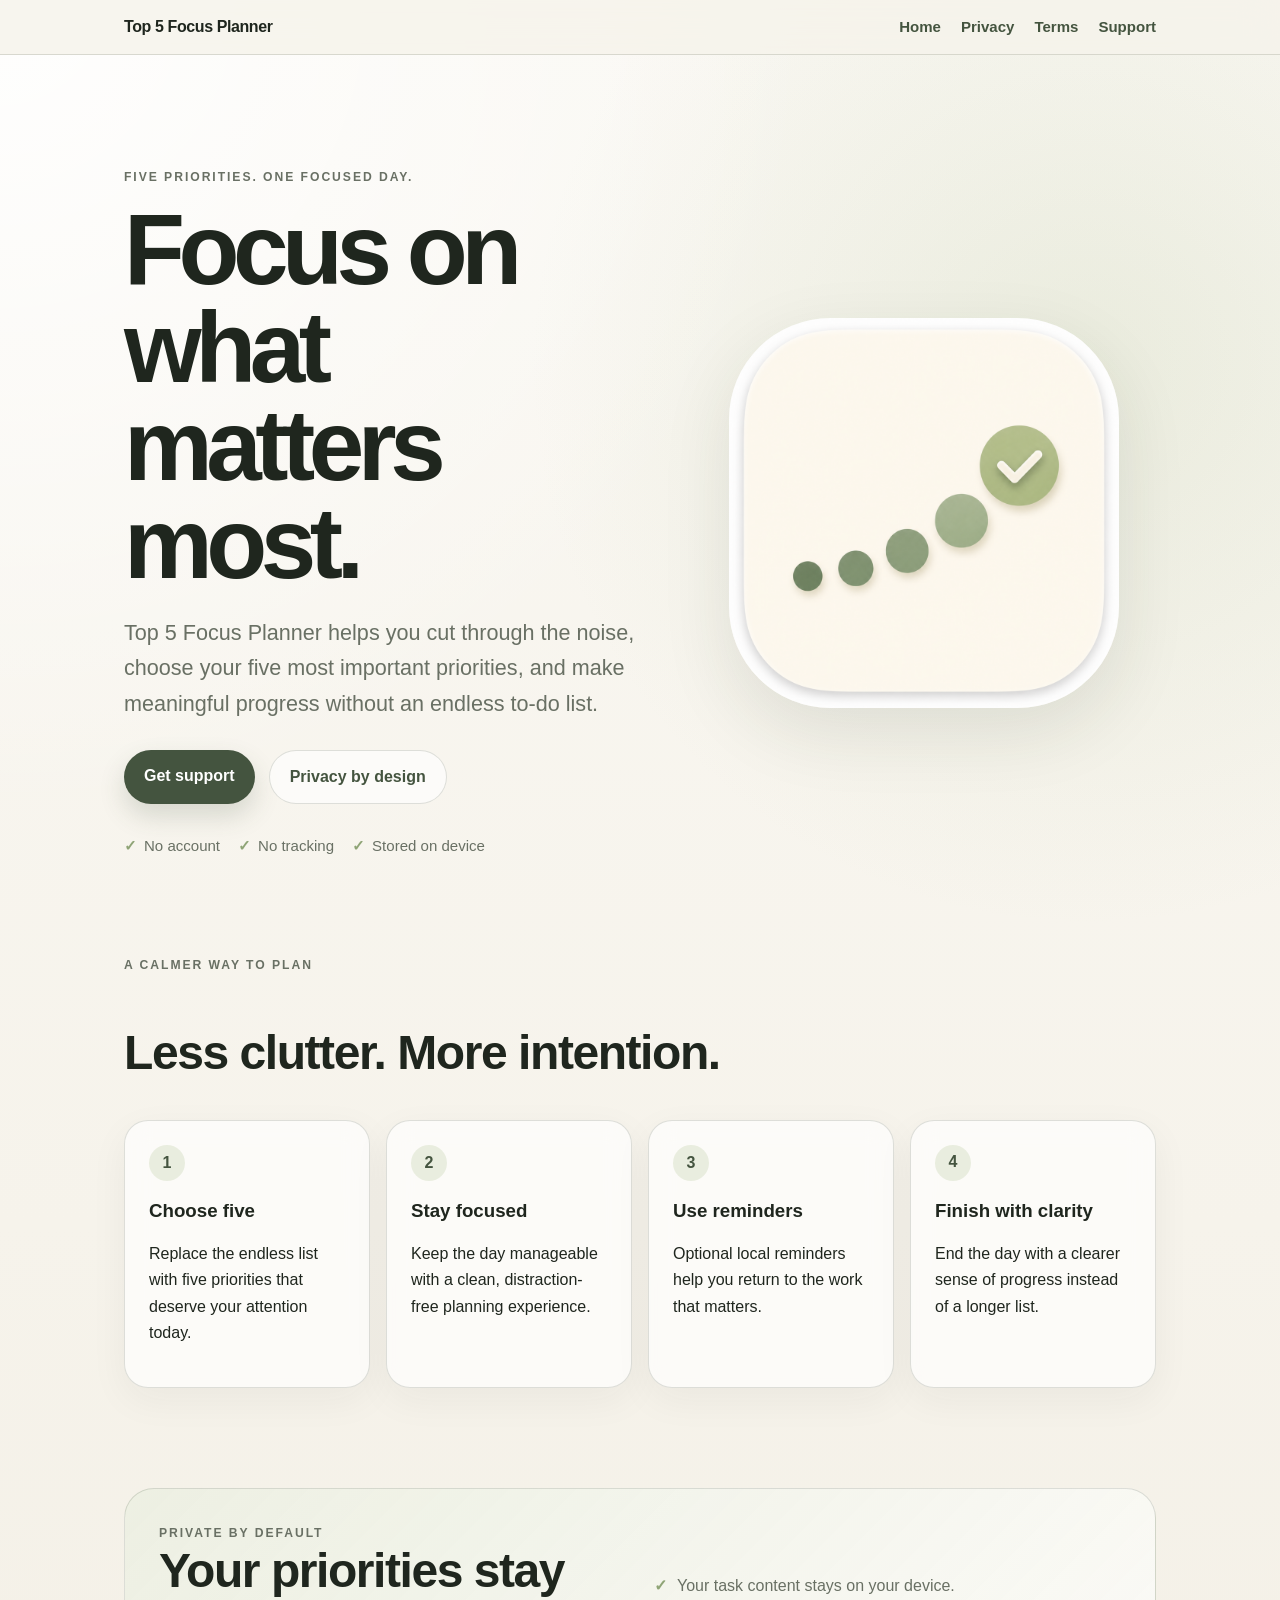
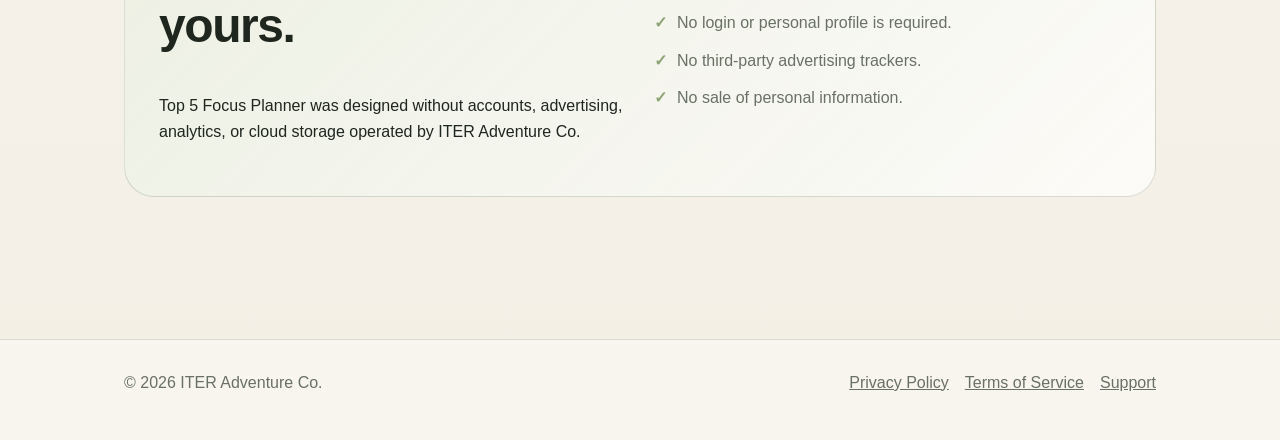
<file: index.html>
<!doctype html>
<html lang="en">
<head>
  <meta charset="utf-8">
  <meta name="viewport" content="width=device-width, initial-scale=1">
  <meta name="description" content="Top 5 Focus Planner helps you focus on the five priorities that matter most.">
  <title>Top 5 Focus Planner</title>

  <link rel="icon" type="image/png" href="app-icon.png">
  <link rel="apple-touch-icon" href="app-icon.png">
  <meta property="og:title" content="Top 5 Focus Planner">
  <meta property="og:description" content="Focus on what matters most. Five priorities. One focused day.">
  <meta property="og:image" content="app-icon.png">
  <meta property="og:type" content="website">
  <meta name="twitter:card" content="summary_large_image">
  <link rel="stylesheet" href="styles.css">
</head>
<body>

<header>
  <div class="nav">
    <a class="brand" href="index.html">Top 5 Focus Planner</a>
    <nav aria-label="Main navigation">
      <a href="index.html">Home</a>
      <a href="privacy.html">Privacy</a>
      <a href="terms.html">Terms</a>
      <a href="support.html">Support</a>
    </nav>
  </div>
</header>

<main>

<section class="hero">
  <div class="hero-copy">
    <div class="eyebrow">Five priorities. One focused day.</div>
    <h1>Focus on what matters most.</h1>
    <p class="lead">Top 5 Focus Planner helps you cut through the noise, choose your five most important priorities, and make meaningful progress without an endless to-do list.</p>
    <div class="cta-row">
      <a class="button" href="support.html">Get support</a>
      <a class="button secondary" href="privacy.html">Privacy by design</a>
    </div>
    <div class="trust-row">
      <span>No account</span>
      <span>No tracking</span>
      <span>Stored on device</span>
    </div>
  </div>
  <div class="icon-wrap">
    <img class="app-icon" src="app-icon.png" alt="Top 5 Focus Planner app icon">
  </div>
</section>

<section class="section-shell">
  <div class="eyebrow">A calmer way to plan</div>
  <h2>Less clutter. More intention.</h2>
  <div class="card-grid">
    <article class="card">
      <div class="number">1</div>
      <h3>Choose five</h3>
      <p>Replace the endless list with five priorities that deserve your attention today.</p>
    </article>
    <article class="card">
      <div class="number">2</div>
      <h3>Stay focused</h3>
      <p>Keep the day manageable with a clean, distraction-free planning experience.</p>
    </article>
    <article class="card">
      <div class="number">3</div>
      <h3>Use reminders</h3>
      <p>Optional local reminders help you return to the work that matters.</p>
    </article>
    <article class="card">
      <div class="number">4</div>
      <h3>Finish with clarity</h3>
      <p>End the day with a clearer sense of progress instead of a longer list.</p>
    </article>
  </div>
</section>

<section class="privacy-banner">
  <div>
    <div class="eyebrow">Private by default</div>
    <h2>Your priorities stay yours.</h2>
    <p>Top 5 Focus Planner was designed without accounts, advertising, analytics, or cloud storage operated by ITER Adventure Co.</p>
  </div>
  <ul class="check-list">
    <li>Your task content stays on your device.</li>
    <li>No login or personal profile is required.</li>
    <li>No third-party advertising trackers.</li>
    <li>No sale of personal information.</li>
  </ul>
</section>

</main>

<footer>
  <div class="footer-inner">
    <div>© 2026 ITER Adventure Co.</div>
    <div class="footer-links">
      <a href="privacy.html">Privacy Policy</a>
      <a href="terms.html">Terms of Service</a>
      <a href="support.html">Support</a>
    </div>
  </div>
</footer>

</body>
</html>
</file>
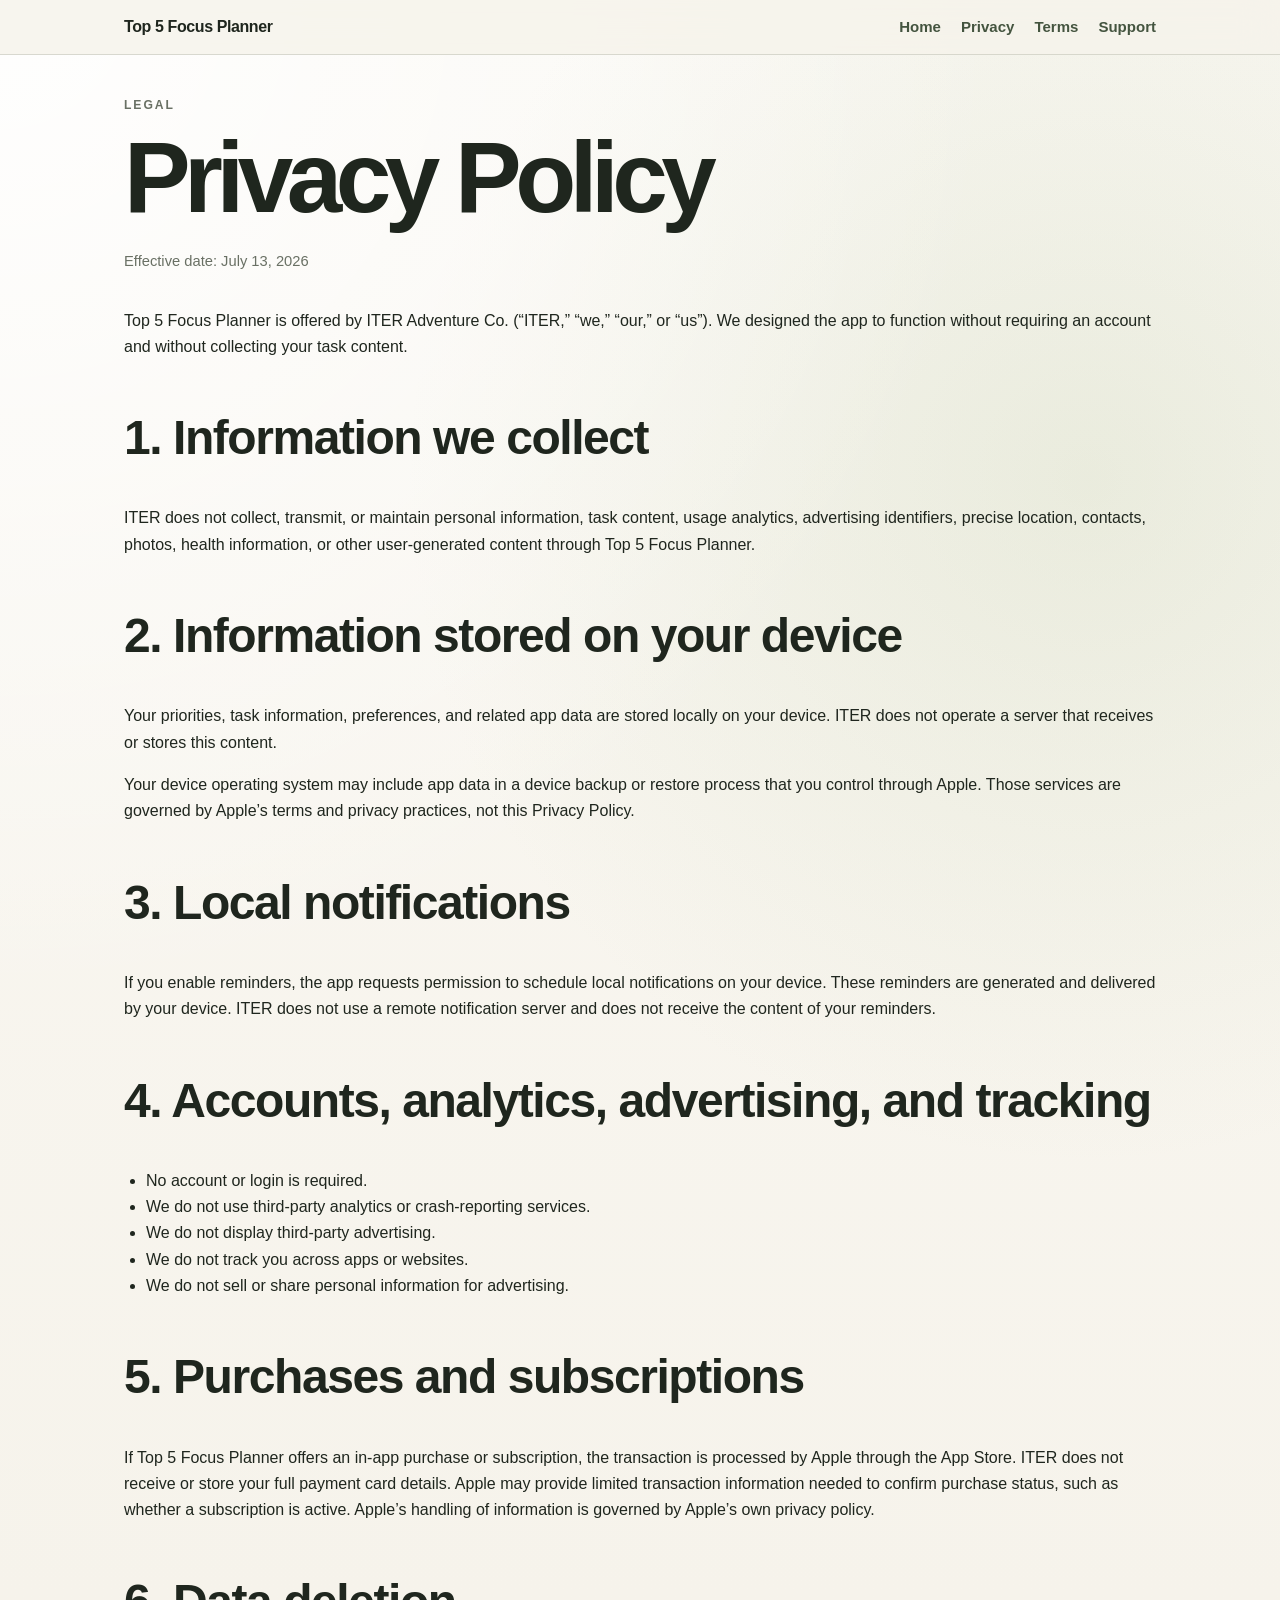
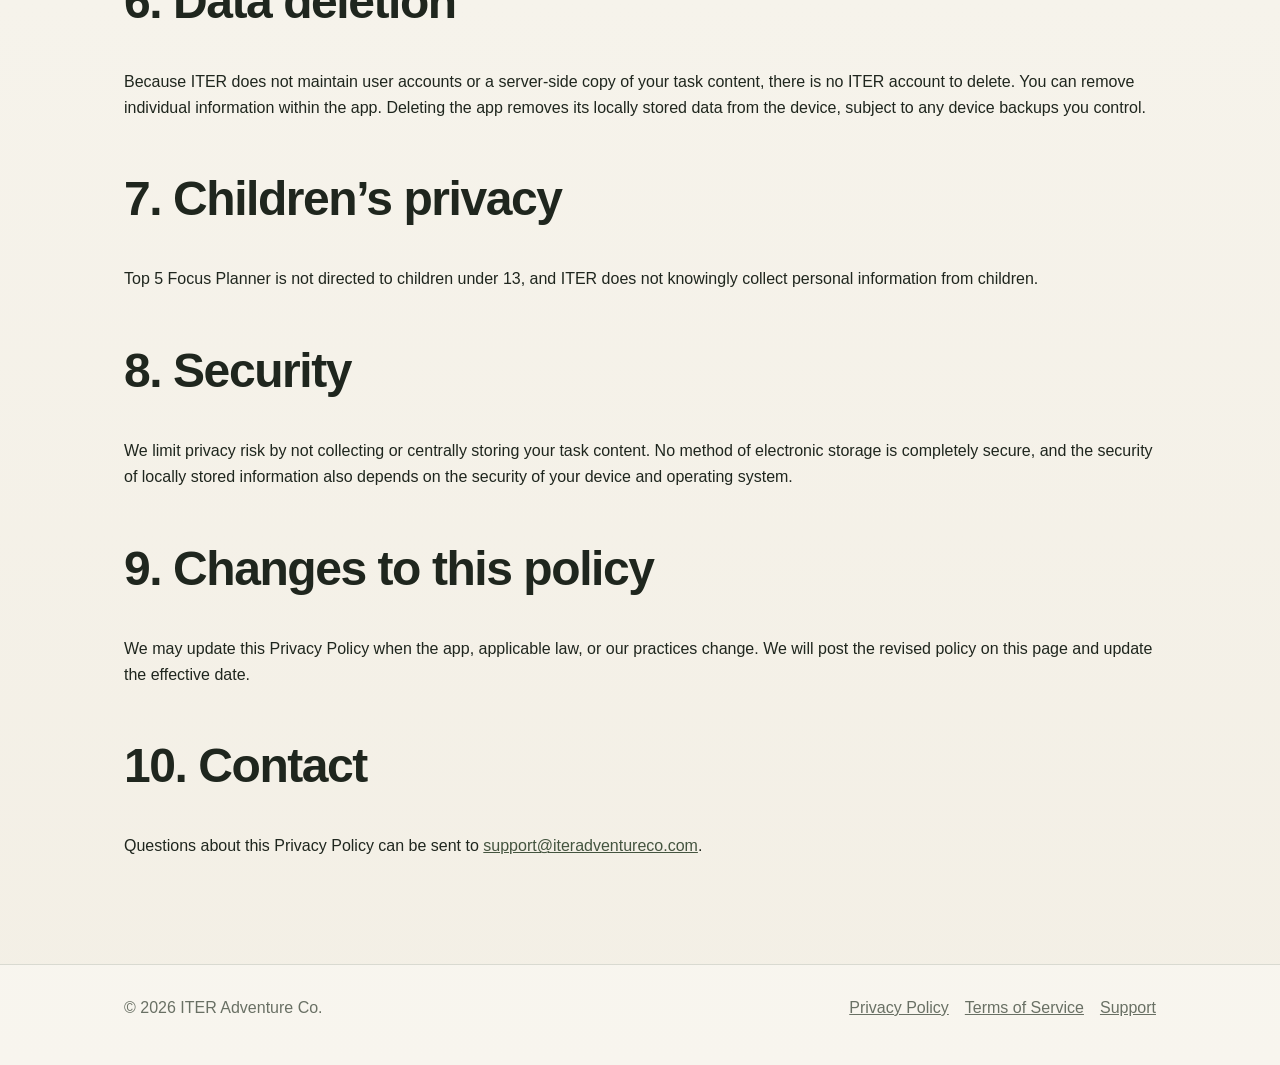
<file: privacy.html>
<!doctype html>
<html lang="en">
<head>
  <meta charset="utf-8">
  <meta name="viewport" content="width=device-width, initial-scale=1">
  <meta name="description" content="Privacy Policy for Top 5 Focus Planner by ITER Adventure Co.">
  <title>Privacy Policy | Top 5 Focus Planner</title>
  <link rel="icon" type="image/png" href="app-icon.png">
  <link rel="apple-touch-icon" href="app-icon.png">
  <link rel="stylesheet" href="styles.css">
</head>
<body>

<header>
  <div class="nav">
    <a class="brand" href="index.html">Top 5 Focus Planner</a>
    <nav aria-label="Main navigation">
      <a href="index.html">Home</a>
      <a href="privacy.html">Privacy</a>
      <a href="terms.html">Terms</a>
      <a href="support.html">Support</a>
    </nav>
  </div>
</header>

<main>

<div class="eyebrow">Legal</div>
<h1>Privacy Policy</h1>
<p class="meta">Effective date: July 13, 2026</p>

<p>Top 5 Focus Planner is offered by ITER Adventure Co. (“ITER,” “we,” “our,” or “us”). We designed the app to function without requiring an account and without collecting your task content.</p>

<h2>1. Information we collect</h2>
<p>ITER does not collect, transmit, or maintain personal information, task content, usage analytics, advertising identifiers, precise location, contacts, photos, health information, or other user-generated content through Top 5 Focus Planner.</p>

<h2>2. Information stored on your device</h2>
<p>Your priorities, task information, preferences, and related app data are stored locally on your device. ITER does not operate a server that receives or stores this content.</p>
<p>Your device operating system may include app data in a device backup or restore process that you control through Apple. Those services are governed by Apple’s terms and privacy practices, not this Privacy Policy.</p>

<h2>3. Local notifications</h2>
<p>If you enable reminders, the app requests permission to schedule local notifications on your device. These reminders are generated and delivered by your device. ITER does not use a remote notification server and does not receive the content of your reminders.</p>

<h2>4. Accounts, analytics, advertising, and tracking</h2>
<ul>
  <li>No account or login is required.</li>
  <li>We do not use third-party analytics or crash-reporting services.</li>
  <li>We do not display third-party advertising.</li>
  <li>We do not track you across apps or websites.</li>
  <li>We do not sell or share personal information for advertising.</li>
</ul>

<h2>5. Purchases and subscriptions</h2>
<p>If Top 5 Focus Planner offers an in-app purchase or subscription, the transaction is processed by Apple through the App Store. ITER does not receive or store your full payment card details. Apple may provide limited transaction information needed to confirm purchase status, such as whether a subscription is active. Apple’s handling of information is governed by Apple’s own privacy policy.</p>

<h2>6. Data deletion</h2>
<p>Because ITER does not maintain user accounts or a server-side copy of your task content, there is no ITER account to delete. You can remove individual information within the app. Deleting the app removes its locally stored data from the device, subject to any device backups you control.</p>

<h2>7. Children’s privacy</h2>
<p>Top 5 Focus Planner is not directed to children under 13, and ITER does not knowingly collect personal information from children.</p>

<h2>8. Security</h2>
<p>We limit privacy risk by not collecting or centrally storing your task content. No method of electronic storage is completely secure, and the security of locally stored information also depends on the security of your device and operating system.</p>

<h2>9. Changes to this policy</h2>
<p>We may update this Privacy Policy when the app, applicable law, or our practices change. We will post the revised policy on this page and update the effective date.</p>

<h2>10. Contact</h2>
<p>Questions about this Privacy Policy can be sent to <a href="mailto:support@iteradventureco.com">support@iteradventureco.com</a>.</p>

</main>

<footer>
  <div class="footer-inner">
    <div>© 2026 ITER Adventure Co.</div>
    <div class="footer-links">
      <a href="privacy.html">Privacy Policy</a>
      <a href="terms.html">Terms of Service</a>
      <a href="support.html">Support</a>
    </div>
  </div>
</footer>

</body>
</html>
</file>
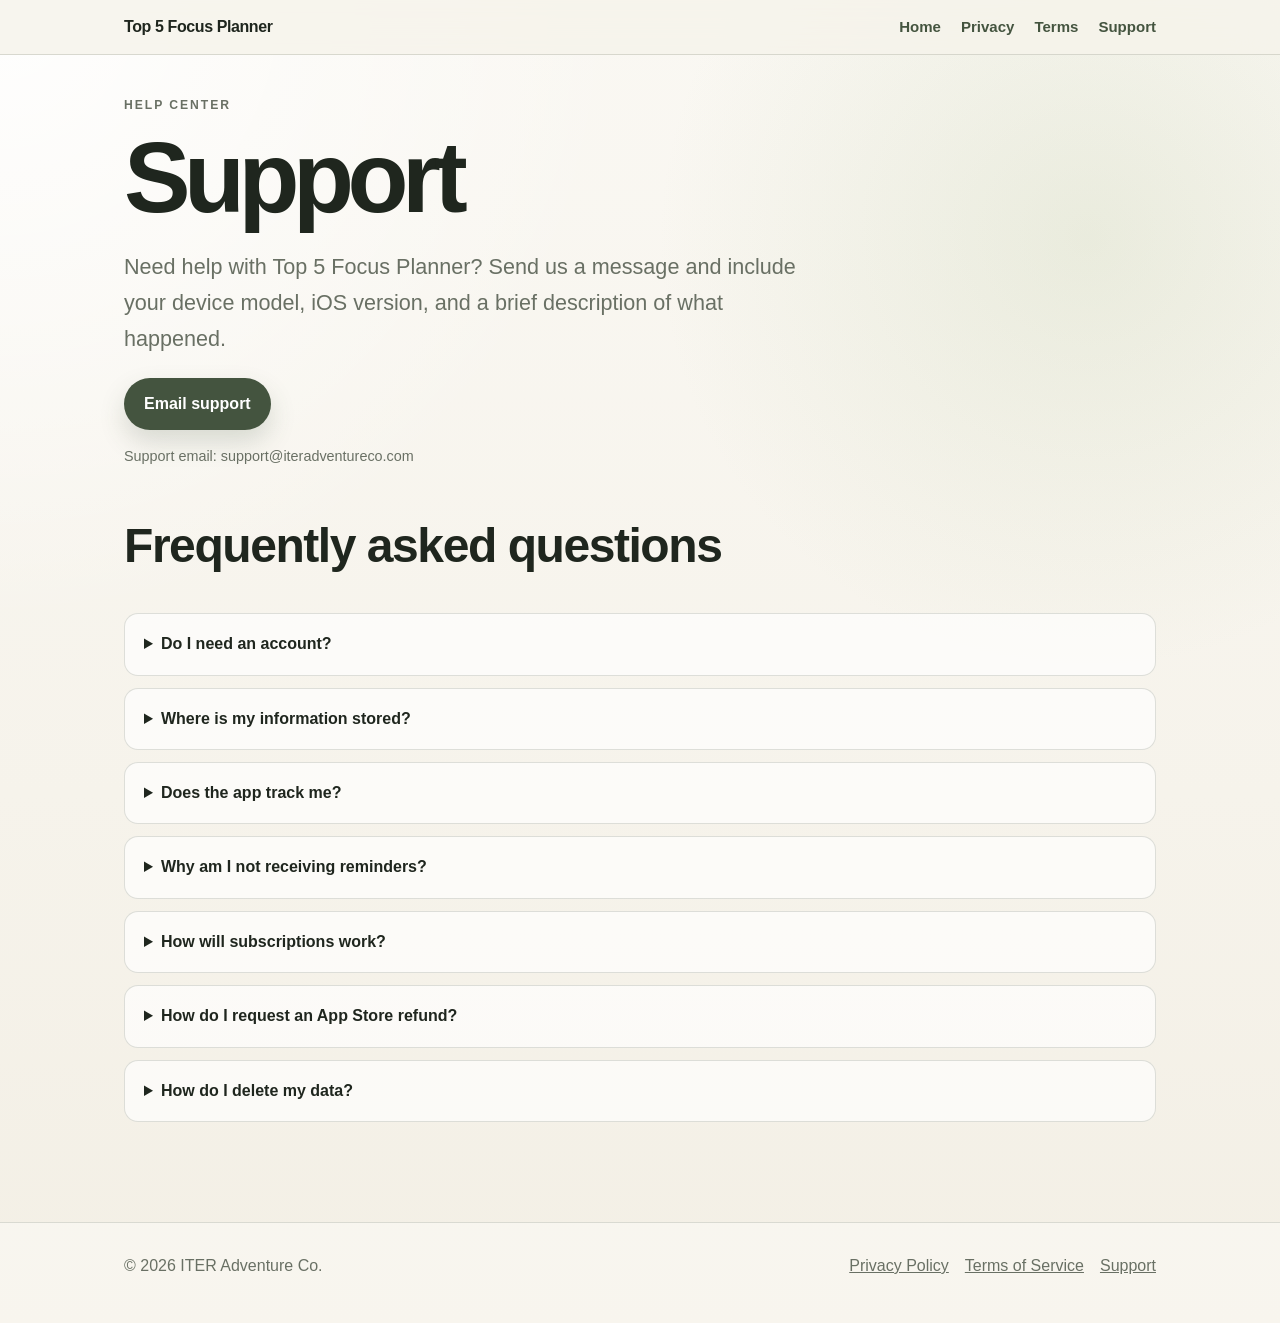
<file: support.html>
<!doctype html>
<html lang="en">
<head>
  <meta charset="utf-8">
  <meta name="viewport" content="width=device-width, initial-scale=1">
  <meta name="description" content="Support and frequently asked questions for Top 5 Focus Planner.">
  <title>Support | Top 5 Focus Planner</title>
  <link rel="icon" type="image/png" href="app-icon.png">
  <link rel="apple-touch-icon" href="app-icon.png">
  <link rel="stylesheet" href="styles.css">
</head>
<body>

<header>
  <div class="nav">
    <a class="brand" href="index.html">Top 5 Focus Planner</a>
    <nav aria-label="Main navigation">
      <a href="index.html">Home</a>
      <a href="privacy.html">Privacy</a>
      <a href="terms.html">Terms</a>
      <a href="support.html">Support</a>
    </nav>
  </div>
</header>

<main>

<div class="eyebrow">Help center</div>
<h1>Support</h1>
<p class="lead">Need help with Top 5 Focus Planner? Send us a message and include your device model, iOS version, and a brief description of what happened.</p>
<a class="button" href="mailto:support@iteradventureco.com?subject=Top%205%20Focus%20Planner%20Support">Email support</a>
<p class="small">Support email: support@iteradventureco.com</p>

<section class="faq">
  <h2>Frequently asked questions</h2>
  <details>
    <summary>Do I need an account?</summary>
    <p>No. Top 5 Focus Planner does not require an account or login.</p>
  </details>
  <details>
    <summary>Where is my information stored?</summary>
    <p>Your task information is stored locally on your device. ITER Adventure Co. does not receive or store your task content on its servers.</p>
  </details>
  <details>
    <summary>Does the app track me?</summary>
    <p>No. The app does not use advertising trackers or third-party analytics.</p>
  </details>
  <details>
    <summary>Why am I not receiving reminders?</summary>
    <p>Open your iPhone Settings, find Top 5 Focus Planner, and confirm that notifications are allowed. Also verify that the reminder is enabled inside the app.</p>
  </details>
  <details>
    <summary>How will subscriptions work?</summary>
    <p>When subscriptions become available, purchases and free trials will be processed through Apple. You will be able to manage or cancel the subscription in your Apple account settings.</p>
  </details>
  <details>
    <summary>How do I request an App Store refund?</summary>
    <p>App Store payments and refunds are handled by Apple. Use Apple’s official purchase-support process for refund requests.</p>
  </details>
  <details>
    <summary>How do I delete my data?</summary>
    <p>Delete individual entries in the app. You may also delete the app to remove its locally stored data from the device, subject to any backups you control.</p>
  </details>
</section>

</main>

<footer>
  <div class="footer-inner">
    <div>© 2026 ITER Adventure Co.</div>
    <div class="footer-links">
      <a href="privacy.html">Privacy Policy</a>
      <a href="terms.html">Terms of Service</a>
      <a href="support.html">Support</a>
    </div>
  </div>
</footer>

</body>
</html>
</file>
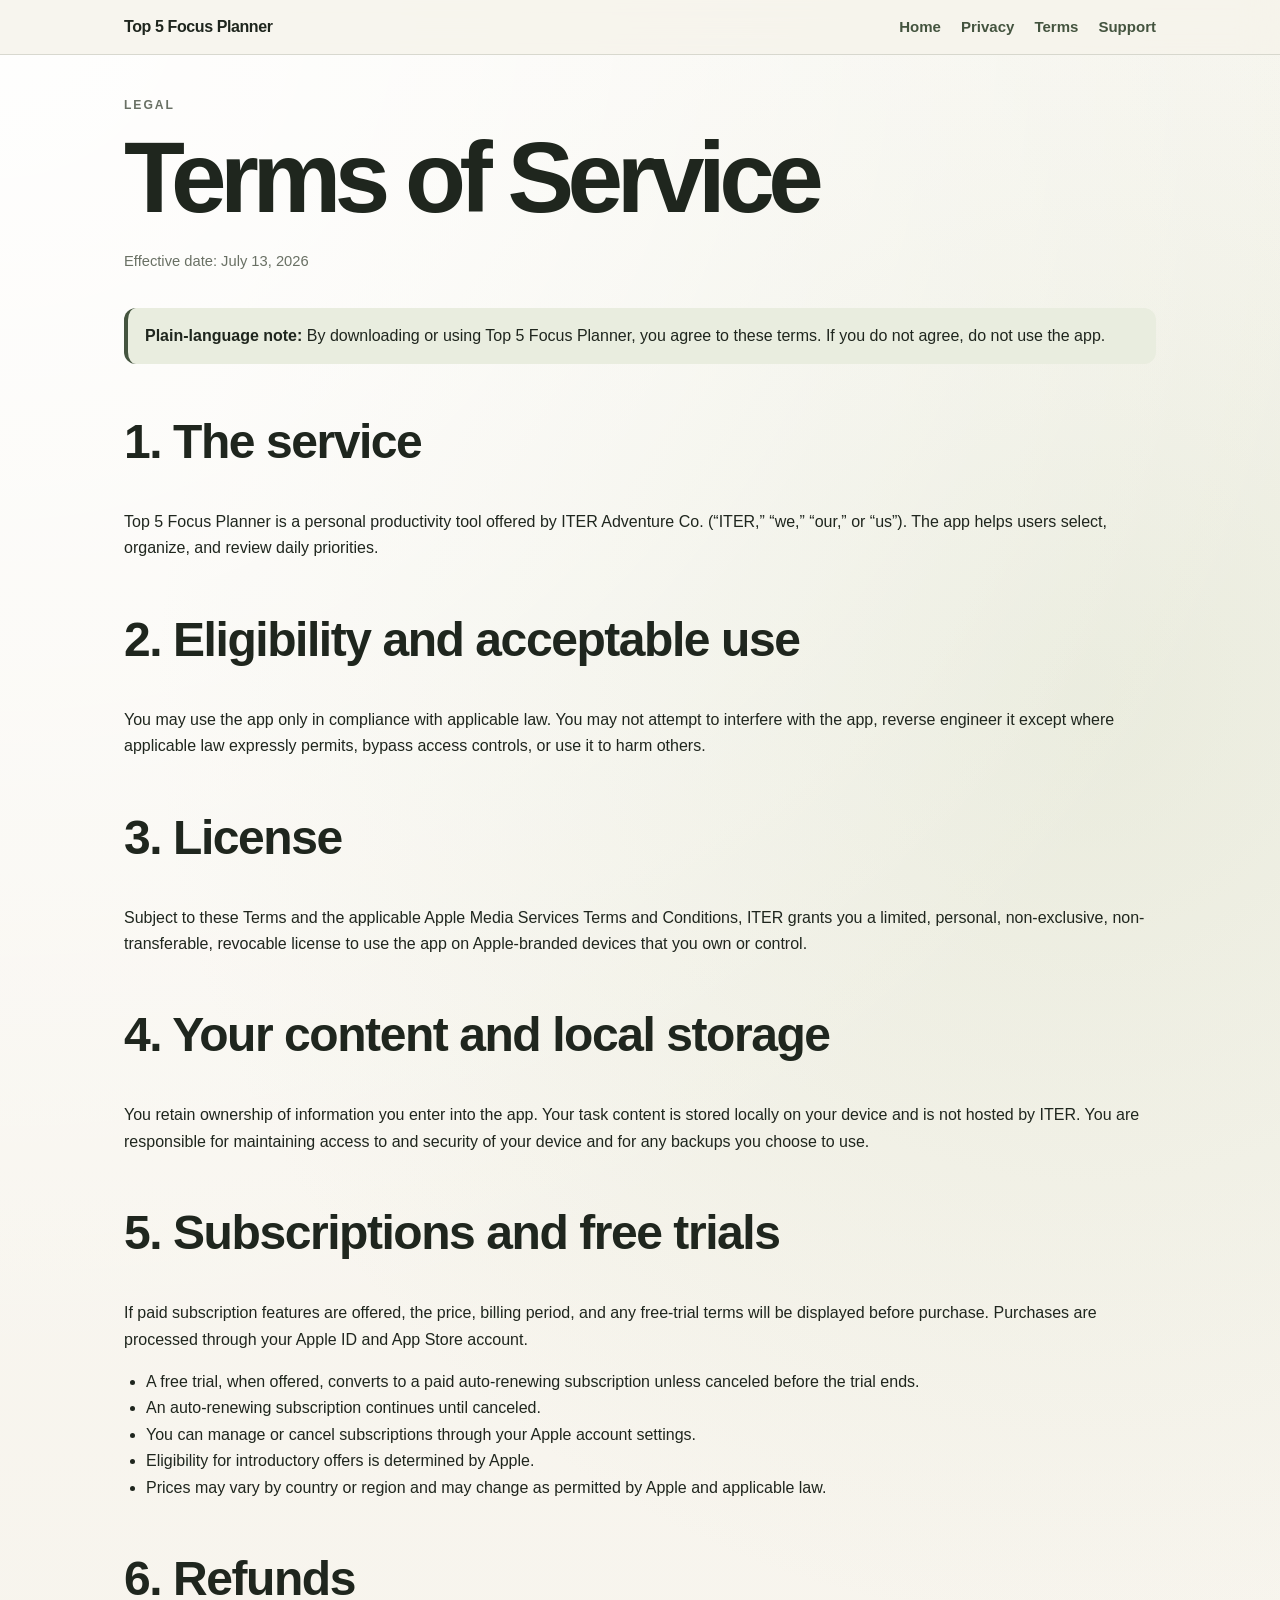
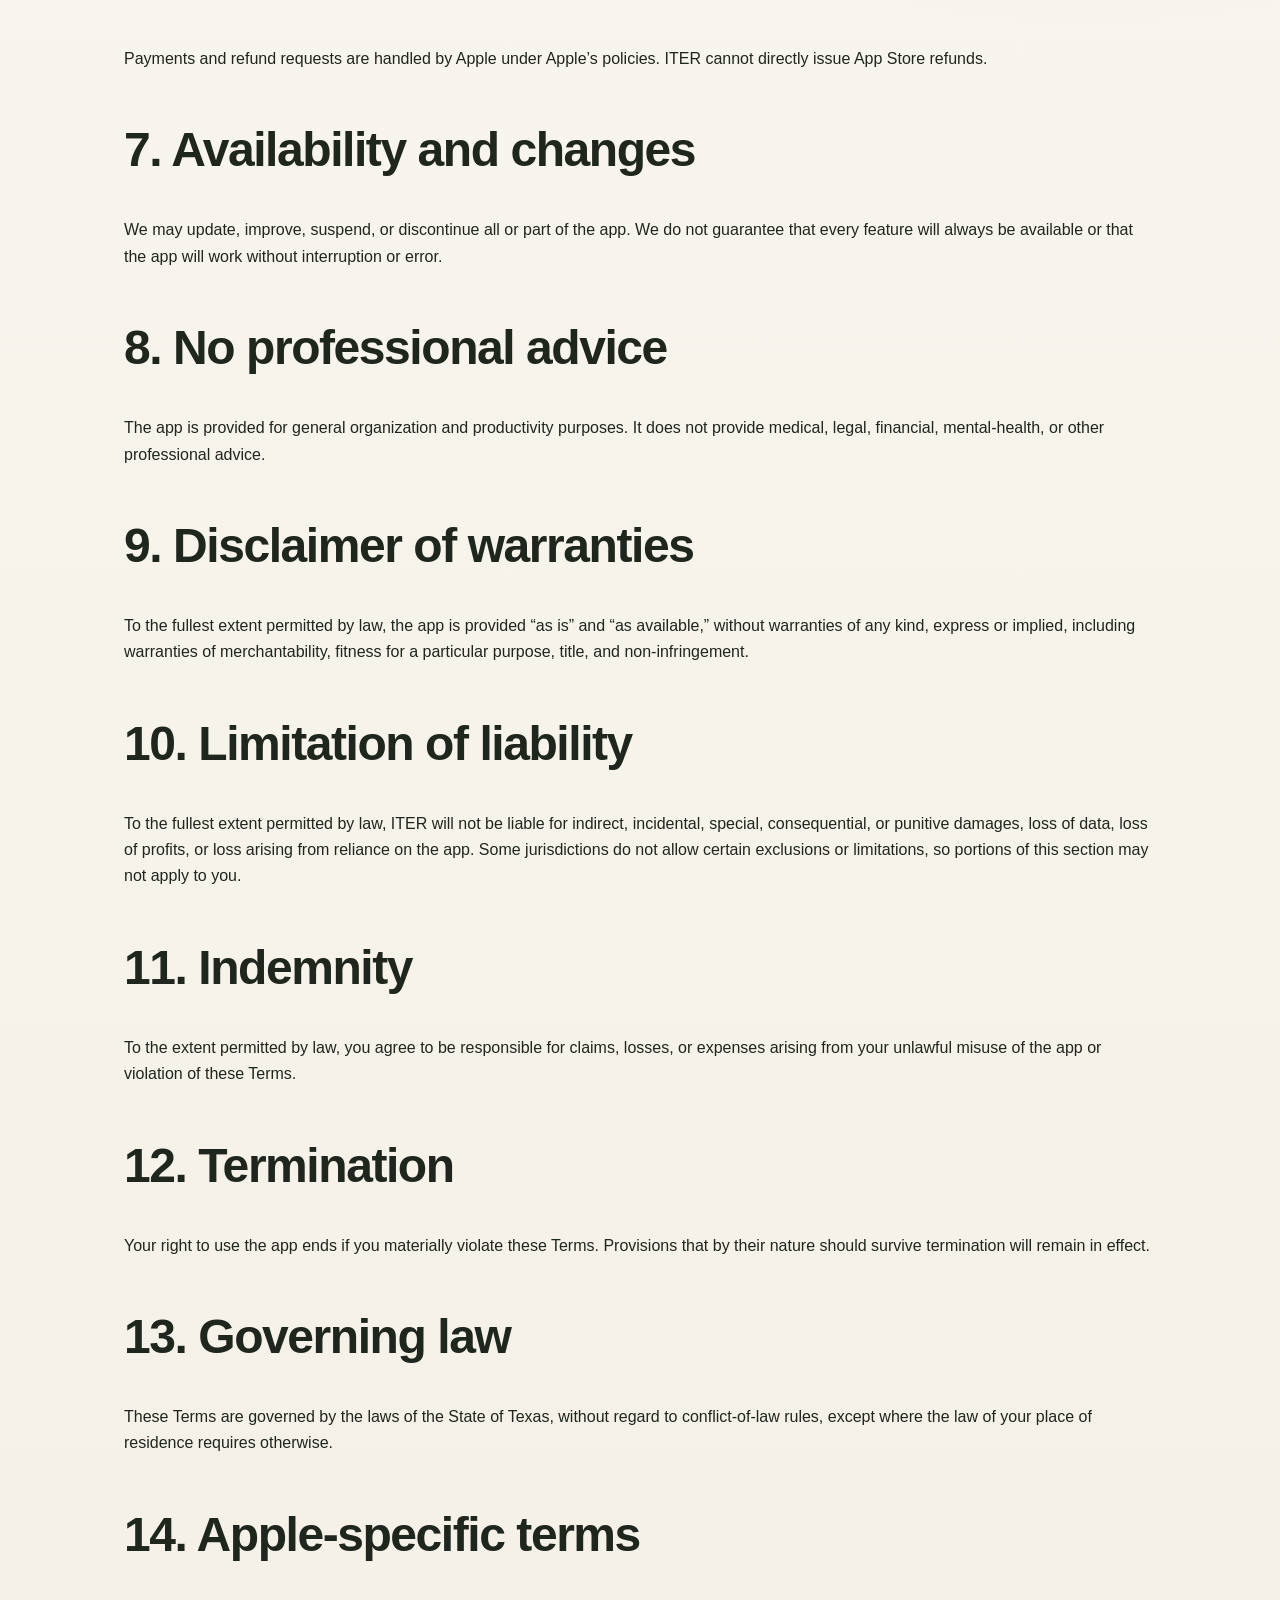
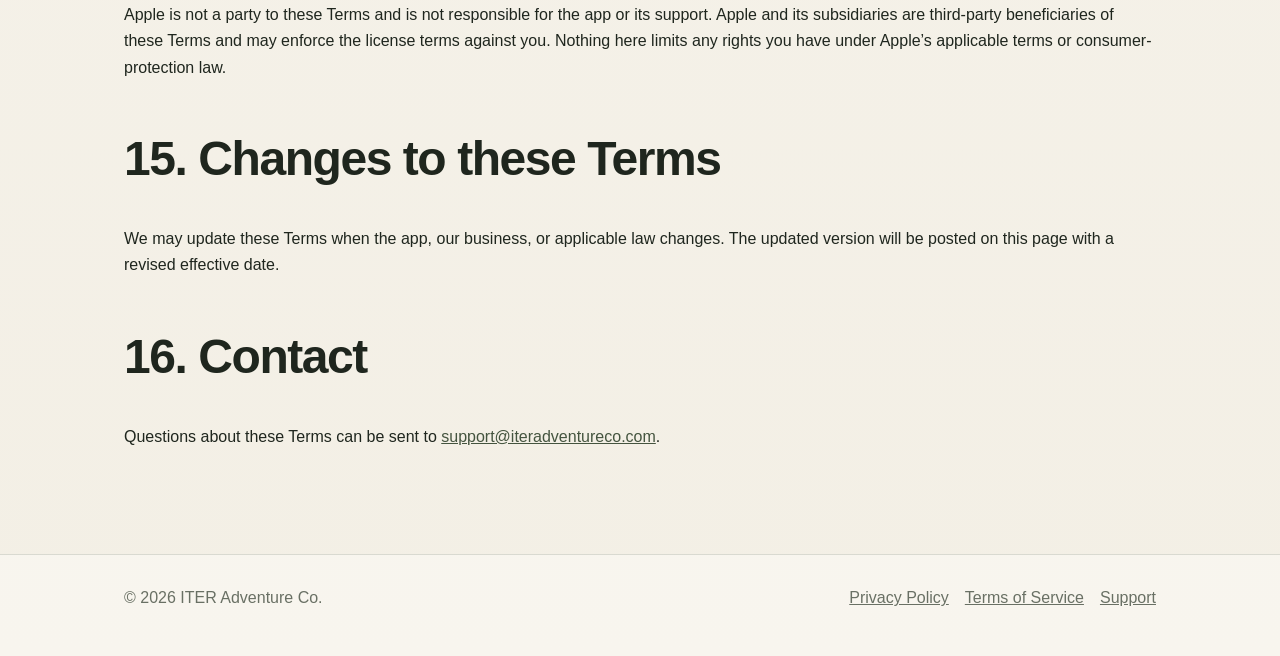
<file: terms.html>
<!doctype html>
<html lang="en">
<head>
  <meta charset="utf-8">
  <meta name="viewport" content="width=device-width, initial-scale=1">
  <meta name="description" content="Terms of Service for Top 5 Focus Planner by ITER Adventure Co.">
  <title>Terms of Service | Top 5 Focus Planner</title>
  <link rel="icon" type="image/png" href="app-icon.png">
  <link rel="apple-touch-icon" href="app-icon.png">
  <link rel="stylesheet" href="styles.css">
</head>
<body>

<header>
  <div class="nav">
    <a class="brand" href="index.html">Top 5 Focus Planner</a>
    <nav aria-label="Main navigation">
      <a href="index.html">Home</a>
      <a href="privacy.html">Privacy</a>
      <a href="terms.html">Terms</a>
      <a href="support.html">Support</a>
    </nav>
  </div>
</header>

<main>

<div class="eyebrow">Legal</div>
<h1>Terms of Service</h1>
<p class="meta">Effective date: July 13, 2026</p>

<div class="notice"><strong>Plain-language note:</strong> By downloading or using Top 5 Focus Planner, you agree to these terms. If you do not agree, do not use the app.</div>

<h2>1. The service</h2>
<p>Top 5 Focus Planner is a personal productivity tool offered by ITER Adventure Co. (“ITER,” “we,” “our,” or “us”). The app helps users select, organize, and review daily priorities.</p>

<h2>2. Eligibility and acceptable use</h2>
<p>You may use the app only in compliance with applicable law. You may not attempt to interfere with the app, reverse engineer it except where applicable law expressly permits, bypass access controls, or use it to harm others.</p>

<h2>3. License</h2>
<p>Subject to these Terms and the applicable Apple Media Services Terms and Conditions, ITER grants you a limited, personal, non-exclusive, non-transferable, revocable license to use the app on Apple-branded devices that you own or control.</p>

<h2>4. Your content and local storage</h2>
<p>You retain ownership of information you enter into the app. Your task content is stored locally on your device and is not hosted by ITER. You are responsible for maintaining access to and security of your device and for any backups you choose to use.</p>

<h2>5. Subscriptions and free trials</h2>
<p>If paid subscription features are offered, the price, billing period, and any free-trial terms will be displayed before purchase. Purchases are processed through your Apple ID and App Store account.</p>
<ul>
  <li>A free trial, when offered, converts to a paid auto-renewing subscription unless canceled before the trial ends.</li>
  <li>An auto-renewing subscription continues until canceled.</li>
  <li>You can manage or cancel subscriptions through your Apple account settings.</li>
  <li>Eligibility for introductory offers is determined by Apple.</li>
  <li>Prices may vary by country or region and may change as permitted by Apple and applicable law.</li>
</ul>

<h2>6. Refunds</h2>
<p>Payments and refund requests are handled by Apple under Apple’s policies. ITER cannot directly issue App Store refunds.</p>

<h2>7. Availability and changes</h2>
<p>We may update, improve, suspend, or discontinue all or part of the app. We do not guarantee that every feature will always be available or that the app will work without interruption or error.</p>

<h2>8. No professional advice</h2>
<p>The app is provided for general organization and productivity purposes. It does not provide medical, legal, financial, mental-health, or other professional advice.</p>

<h2>9. Disclaimer of warranties</h2>
<p>To the fullest extent permitted by law, the app is provided “as is” and “as available,” without warranties of any kind, express or implied, including warranties of merchantability, fitness for a particular purpose, title, and non-infringement.</p>

<h2>10. Limitation of liability</h2>
<p>To the fullest extent permitted by law, ITER will not be liable for indirect, incidental, special, consequential, or punitive damages, loss of data, loss of profits, or loss arising from reliance on the app. Some jurisdictions do not allow certain exclusions or limitations, so portions of this section may not apply to you.</p>

<h2>11. Indemnity</h2>
<p>To the extent permitted by law, you agree to be responsible for claims, losses, or expenses arising from your unlawful misuse of the app or violation of these Terms.</p>

<h2>12. Termination</h2>
<p>Your right to use the app ends if you materially violate these Terms. Provisions that by their nature should survive termination will remain in effect.</p>

<h2>13. Governing law</h2>
<p>These Terms are governed by the laws of the State of Texas, without regard to conflict-of-law rules, except where the law of your place of residence requires otherwise.</p>

<h2>14. Apple-specific terms</h2>
<p>Apple is not a party to these Terms and is not responsible for the app or its support. Apple and its subsidiaries are third-party beneficiaries of these Terms and may enforce the license terms against you. Nothing here limits any rights you have under Apple’s applicable terms or consumer-protection law.</p>

<h2>15. Changes to these Terms</h2>
<p>We may update these Terms when the app, our business, or applicable law changes. The updated version will be posted on this page with a revised effective date.</p>

<h2>16. Contact</h2>
<p>Questions about these Terms can be sent to <a href="mailto:support@iteradventureco.com">support@iteradventureco.com</a>.</p>

</main>

<footer>
  <div class="footer-inner">
    <div>© 2026 ITER Adventure Co.</div>
    <div class="footer-links">
      <a href="privacy.html">Privacy Policy</a>
      <a href="terms.html">Terms of Service</a>
      <a href="support.html">Support</a>
    </div>
  </div>
</footer>

</body>
</html>
</file>
<file: styles.css>
:root {
  --bg: #f6f3eb;
  --surface: rgba(255,255,255,.66);
  --surface-solid: #fffdf8;
  --text: #1f261e;
  --muted: #697064;
  --line: rgba(58,69,53,.16);
  --accent: #44543f;
  --accent-2: #8fa476;
  --soft: #e9eddf;
  --max: 1080px;
  --shadow: 0 24px 70px rgba(37, 45, 34, .10);
}
* { box-sizing: border-box; }
html { scroll-behavior: smooth; }
body {
  margin: 0;
  font-family: -apple-system, BlinkMacSystemFont, "Segoe UI", Roboto, Helvetica, Arial, sans-serif;
  color: var(--text);
  background:
    radial-gradient(circle at top left, rgba(255,255,255,.9), transparent 34%),
    radial-gradient(circle at 85% 18%, rgba(184,199,157,.23), transparent 28%),
    linear-gradient(180deg, #faf8f3 0%, var(--bg) 60%, #f3efe5 100%);
  line-height: 1.65;
}
a { color: var(--accent); }
a:hover { opacity: .78; }
img { max-width: 100%; }
header {
  position: sticky;
  top: 0;
  z-index: 20;
  background: rgba(246,243,235,.82);
  backdrop-filter: blur(18px);
  border-bottom: 1px solid var(--line);
}
.nav {
  max-width: var(--max);
  margin: auto;
  padding: 14px 24px;
  display: flex;
  align-items: center;
  justify-content: space-between;
  gap: 20px;
}
.brand {
  color: var(--text);
  text-decoration: none;
  font-weight: 800;
  letter-spacing: -.025em;
}
nav { display: flex; gap: 20px; flex-wrap: wrap; }
nav a { text-decoration: none; font-size: .94rem; font-weight: 650; }
main {
  max-width: var(--max);
  margin: auto;
  padding: 40px 24px 88px;
}
.hero {
  min-height: 72vh;
  display: grid;
  grid-template-columns: 1.05fr .95fr;
  align-items: center;
  gap: 56px;
  padding: 72px 0 58px;
}
.hero-copy { max-width: 660px; }
.icon-wrap {
  display: flex;
  justify-content: center;
  align-items: center;
}
.app-icon {
  width: min(390px, 78vw);
  border-radius: 26%;
  box-shadow: var(--shadow);
  animation: float 6s ease-in-out infinite;
}
@keyframes float {
  0%, 100% { transform: translateY(0); }
  50% { transform: translateY(-10px); }
}
.eyebrow {
  text-transform: uppercase;
  letter-spacing: .16em;
  font-size: .76rem;
  font-weight: 800;
  color: var(--muted);
}
h1 {
  font-size: clamp(3rem, 7.8vw, 6.3rem);
  line-height: .98;
  letter-spacing: -.065em;
  margin: 14px 0 22px;
}
h2 { margin-top: 50px; line-height: 1.15; letter-spacing: -.03em; font-size: clamp(1.8rem, 4vw, 3rem); }
h3 { margin-top: 28px; line-height: 1.25; }
.lead {
  font-size: clamp(1.12rem, 2.3vw, 1.35rem);
  color: var(--muted);
  max-width: 680px;
}
.cta-row {
  display: flex;
  gap: 14px;
  flex-wrap: wrap;
  margin-top: 28px;
}
.button {
  display: inline-block;
  padding: 13px 20px;
  border-radius: 999px;
  background: var(--accent);
  color: #fff;
  text-decoration: none;
  font-weight: 750;
  box-shadow: 0 12px 26px rgba(68,84,63,.18);
}
.button.secondary {
  background: rgba(255,255,255,.62);
  color: var(--accent);
  border: 1px solid var(--line);
  box-shadow: none;
}
.trust-row {
  display: flex;
  gap: 18px;
  flex-wrap: wrap;
  margin-top: 30px;
  color: var(--muted);
  font-size: .94rem;
}
.trust-row span::before {
  content: "✓";
  color: var(--accent-2);
  font-weight: 900;
  margin-right: 7px;
}
.section-shell {
  padding: 38px 0 12px;
}
.card-grid {
  display: grid;
  grid-template-columns: repeat(4, minmax(0, 1fr));
  gap: 16px;
  margin: 34px 0;
}
.card {
  background: var(--surface);
  border: 1px solid var(--line);
  border-radius: 24px;
  padding: 24px;
  box-shadow: 0 12px 38px rgba(35, 40, 31, .05);
  backdrop-filter: blur(12px);
}
.card h3 { margin-top: 0; }
.card .number {
  width: 36px;
  height: 36px;
  border-radius: 50%;
  display: grid;
  place-items: center;
  background: var(--soft);
  color: var(--accent);
  font-weight: 800;
  margin-bottom: 18px;
}
.privacy-banner {
  margin: 54px 0;
  display: grid;
  grid-template-columns: 1fr 1fr;
  gap: 28px;
  align-items: center;
  background: linear-gradient(135deg, rgba(235,239,225,.86), rgba(255,255,255,.7));
  border: 1px solid var(--line);
  border-radius: 30px;
  padding: 34px;
}
.privacy-banner h2 { margin-top: 0; }
.check-list { list-style: none; padding: 0; margin: 0; }
.check-list li { margin: 11px 0; color: var(--muted); }
.check-list li::before {
  content: "✓";
  font-weight: 900;
  color: var(--accent-2);
  margin-right: 10px;
}
.notice {
  background: var(--soft);
  border-left: 4px solid var(--accent);
  border-radius: 12px;
  padding: 15px 17px;
  margin: 24px 0;
}
.meta {
  color: var(--muted);
  font-size: .92rem;
  margin-bottom: 34px;
}
ul { padding-left: 22px; }
footer {
  border-top: 1px solid var(--line);
  color: var(--muted);
  background: rgba(255,255,255,.35);
}
.footer-inner {
  max-width: var(--max);
  margin: auto;
  padding: 30px 24px 44px;
  display: flex;
  justify-content: space-between;
  gap: 20px;
  flex-wrap: wrap;
}
.footer-links { display: flex; gap: 16px; flex-wrap: wrap; }
.footer-links a { color: var(--muted); }
.faq details {
  background: var(--surface);
  border: 1px solid var(--line);
  border-radius: 14px;
  padding: 17px 19px;
  margin: 12px 0;
}
.faq summary { cursor: pointer; font-weight: 750; }
.small { font-size: .9rem; color: var(--muted); }
@media (max-width: 880px) {
  .hero { grid-template-columns: 1fr; text-align: center; gap: 34px; padding-top: 48px; }
  .hero-copy { margin: auto; }
  .cta-row, .trust-row { justify-content: center; }
  .icon-wrap { order: -1; }
  .app-icon { width: min(280px, 65vw); }
  .card-grid { grid-template-columns: repeat(2, minmax(0, 1fr)); }
  .privacy-banner { grid-template-columns: 1fr; }
}
@media (max-width: 680px) {
  .nav { align-items: flex-start; flex-direction: column; }
  nav { gap: 12px; }
  main { padding-top: 18px; }
  .card-grid { grid-template-columns: 1fr; }
  h1 { font-size: clamp(2.8rem, 16vw, 4.5rem); }
}
</file>
